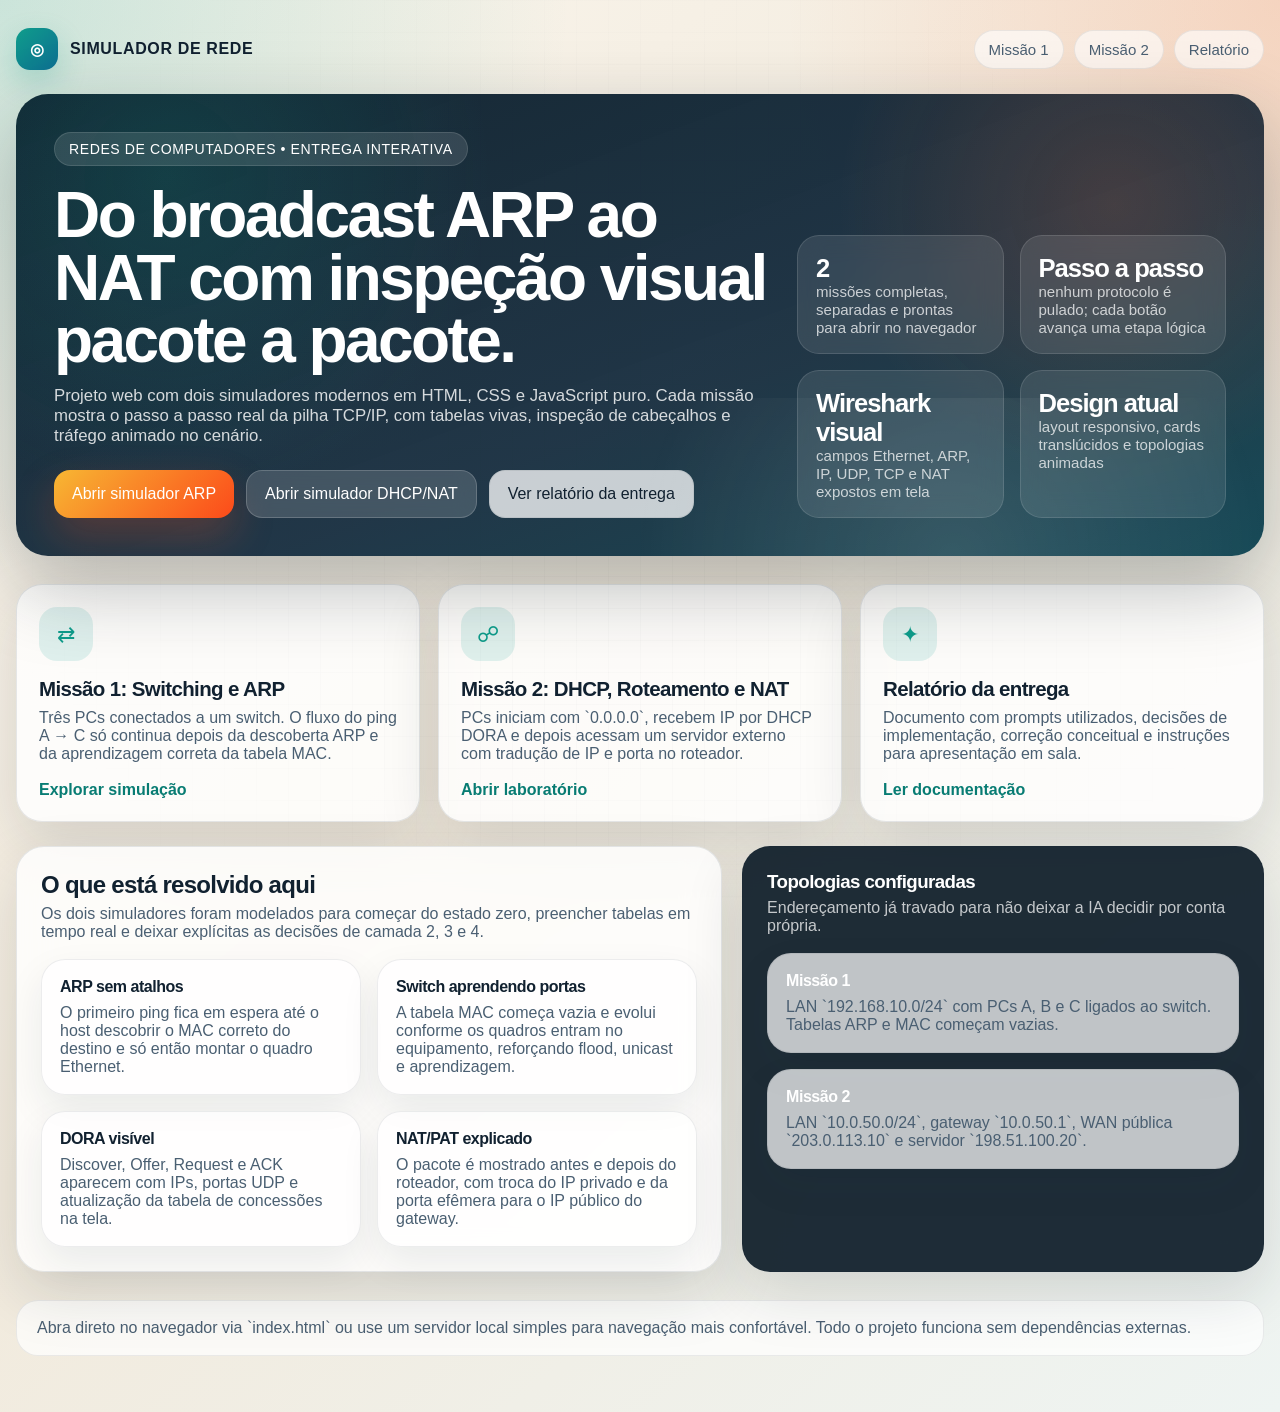
<file: index.html>
<!DOCTYPE html>
<html lang="pt-BR">
  <head>
    <meta charset="UTF-8" />
    <meta name="viewport" content="width=device-width, initial-scale=1.0" />
    <title>Simulador de Rede | ARP, DHCP e NAT</title>
    <link rel="stylesheet" href="./assets/styles.css" />
  </head>
  <body>
    <div class="shell">
      <header class="topbar">
        <a class="brand" href="./index.html">
          <span class="brand-mark">◎</span>
          <span>Simulador de Rede</span>
        </a>
        <nav class="nav-links" aria-label="Navegação principal">
          <a class="nav-link" href="./arp-switching.html">Missão 1</a>
          <a class="nav-link" href="./dhcp-nat.html">Missão 2</a>
          <a class="nav-link" href="./docs/relatorio-entrega.html">Relatório</a>
        </nav>
      </header>

      <section class="hero">
        <span class="eyebrow">Redes de Computadores • Entrega Interativa</span>
        <div class="hero-grid">
          <div>
            <h1>Do broadcast ARP ao NAT com inspeção visual pacote a pacote.</h1>
            <p>
              Projeto web com dois simuladores modernos em HTML, CSS e JavaScript
              puro. Cada missão mostra o passo a passo real da pilha TCP/IP, com
              tabelas vivas, inspeção de cabeçalhos e tráfego animado no cenário.
            </p>
            <div class="hero-actions">
              <a class="button button-primary" href="./arp-switching.html">Abrir simulador ARP</a>
              <a class="button button-secondary" href="./dhcp-nat.html">Abrir simulador DHCP/NAT</a>
              <a class="button button-ghost" href="./docs/relatorio-entrega.html">Ver relatório da entrega</a>
            </div>
          </div>
          <div class="hero-metrics">
            <article class="metric">
              <strong>2</strong>
              <span>missões completas, separadas e prontas para abrir no navegador</span>
            </article>
            <article class="metric">
              <strong>Passo a passo</strong>
              <span>nenhum protocolo é pulado; cada botão avança uma etapa lógica</span>
            </article>
            <article class="metric">
              <strong>Wireshark visual</strong>
              <span>campos Ethernet, ARP, IP, UDP, TCP e NAT expostos em tela</span>
            </article>
            <article class="metric">
              <strong>Design atual</strong>
              <span>layout responsivo, cards translúcidos e topologias animadas</span>
            </article>
          </div>
        </div>
      </section>

      <section class="landing-grid" aria-label="Resumo das entregas">
        <article class="feature-card">
          <div class="feature-icon">⇄</div>
          <h3>Missão 1: Switching e ARP</h3>
          <p>
            Três PCs conectados a um switch. O fluxo do ping A → C só continua
            depois da descoberta ARP e da aprendizagem correta da tabela MAC.
          </p>
          <a class="report-link" href="./arp-switching.html">Explorar simulação</a>
        </article>

        <article class="feature-card">
          <div class="feature-icon">☍</div>
          <h3>Missão 2: DHCP, Roteamento e NAT</h3>
          <p>
            PCs iniciam com `0.0.0.0`, recebem IP por DHCP DORA e depois acessam
            um servidor externo com tradução de IP e porta no roteador.
          </p>
          <a class="report-link" href="./dhcp-nat.html">Abrir laboratório</a>
        </article>

        <article class="feature-card">
          <div class="feature-icon">✦</div>
          <h3>Relatório da entrega</h3>
          <p>
            Documento com prompts utilizados, decisões de implementação,
            correção conceitual e instruções para apresentação em sala.
          </p>
          <a class="report-link" href="./docs/relatorio-entrega.html">Ler documentação</a>
        </article>
      </section>

      <section class="main-grid">
        <div class="stack">
          <article class="panel">
            <div class="panel-header">
              <div>
                <h2>O que está resolvido aqui</h2>
                <p>
                  Os dois simuladores foram modelados para começar do estado
                  zero, preencher tabelas em tempo real e deixar explícitas as
                  decisões de camada 2, 3 e 4.
                </p>
              </div>
            </div>
            <div class="mini-grid">
              <div class="info-card">
                <h4>ARP sem atalhos</h4>
                <p>
                  O primeiro ping fica em espera até o host descobrir o MAC
                  correto do destino e só então montar o quadro Ethernet.
                </p>
              </div>
              <div class="info-card">
                <h4>Switch aprendendo portas</h4>
                <p>
                  A tabela MAC começa vazia e evolui conforme os quadros entram
                  no equipamento, reforçando flood, unicast e aprendizagem.
                </p>
              </div>
              <div class="info-card">
                <h4>DORA visível</h4>
                <p>
                  Discover, Offer, Request e ACK aparecem com IPs, portas UDP e
                  atualização da tabela de concessões na tela.
                </p>
              </div>
              <div class="info-card">
                <h4>NAT/PAT explicado</h4>
                <p>
                  O pacote é mostrado antes e depois do roteador, com troca do
                  IP privado e da porta efêmera para o IP público do gateway.
                </p>
              </div>
            </div>
          </article>
        </div>

        <aside class="stack">
          <article class="panel panel-dark">
            <div class="panel-header">
              <div>
                <h3>Topologias configuradas</h3>
                <p>Endereçamento já travado para não deixar a IA decidir por conta própria.</p>
              </div>
            </div>
            <div class="info-grid">
              <div class="info-card">
                <h4>Missão 1</h4>
                <p>
                  LAN `192.168.10.0/24` com PCs A, B e C ligados ao switch.
                  Tabelas ARP e MAC começam vazias.
                </p>
              </div>
              <div class="info-card">
                <h4>Missão 2</h4>
                <p>
                  LAN `10.0.50.0/24`, gateway `10.0.50.1`, WAN pública
                  `203.0.113.10` e servidor `198.51.100.20`.
                </p>
              </div>
            </div>
          </article>
        </aside>
      </section>

      <div class="footer-note">
        Abra direto no navegador via `index.html` ou use um servidor local simples
        para navegação mais confortável. Todo o projeto funciona sem dependências
        externas.
      </div>
    </div>
  </body>
</html>
</file>
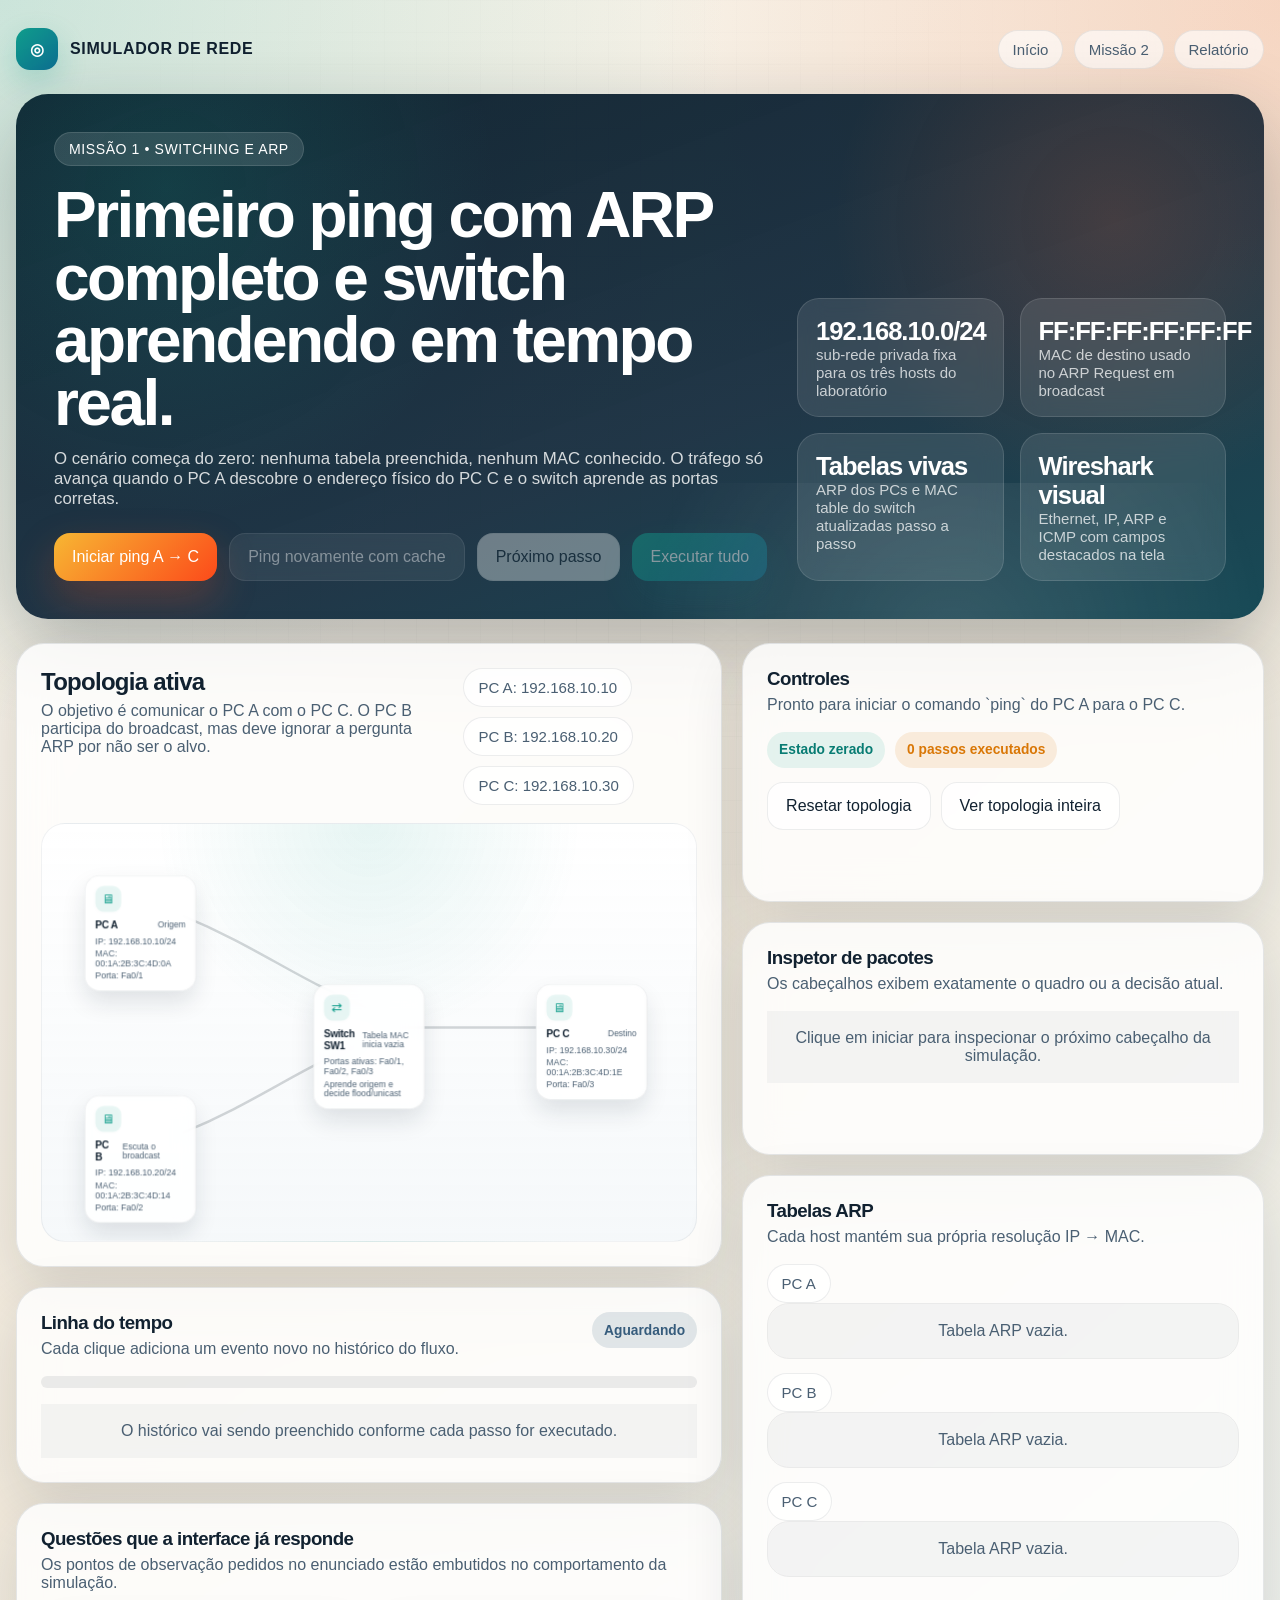
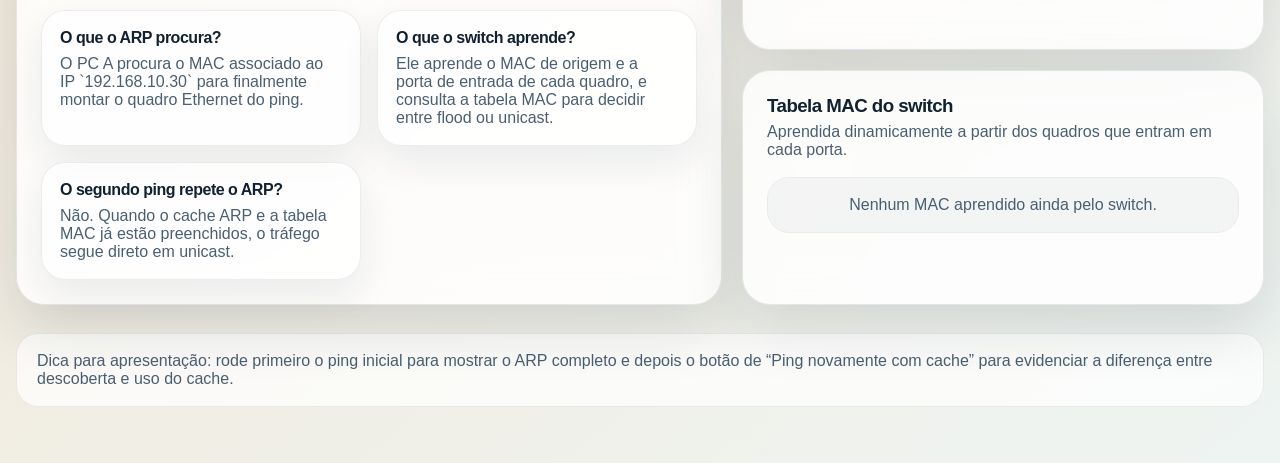
<file: arp-switching.html>
<!DOCTYPE html>
<html lang="pt-BR">
  <head>
    <meta charset="UTF-8" />
    <meta name="viewport" content="width=device-width, initial-scale=1.0" />
    <title>Missão 1 | Simulador de ARP e Switching</title>
    <link rel="stylesheet" href="./assets/styles.css" />
  </head>
  <body>
    <div class="shell">
      <header class="topbar">
        <a class="brand" href="./index.html">
          <span class="brand-mark">◎</span>
          <span>Simulador de Rede</span>
        </a>
        <nav class="nav-links" aria-label="Navegação principal">
          <a class="nav-link" href="./index.html">Início</a>
          <a class="nav-link" href="./dhcp-nat.html">Missão 2</a>
          <a class="nav-link" href="./docs/relatorio-entrega.html">Relatório</a>
        </nav>
      </header>

      <section class="hero">
        <span class="eyebrow">Missão 1 • Switching e ARP</span>
        <div class="hero-grid">
          <div>
            <h1>Primeiro ping com ARP completo e switch aprendendo em tempo real.</h1>
            <p>
              O cenário começa do zero: nenhuma tabela preenchida, nenhum MAC
              conhecido. O tráfego só avança quando o PC A descobre o endereço
              físico do PC C e o switch aprende as portas corretas.
            </p>
            <div class="hero-actions">
              <button id="start-cold" class="button button-primary" type="button">Iniciar ping A → C</button>
              <button id="start-warm" class="button button-secondary" type="button" disabled>
                Ping novamente com cache
              </button>
              <button id="next-step" class="button button-ghost" type="button" disabled>Próximo passo</button>
              <button id="auto-run" class="button button-accent" type="button" disabled>Executar tudo</button>
            </div>
          </div>
          <div class="hero-metrics">
            <article class="metric">
              <strong>192.168.10.0/24</strong>
              <span>sub-rede privada fixa para os três hosts do laboratório</span>
            </article>
            <article class="metric">
              <strong>FF:FF:FF:FF:FF:FF</strong>
              <span>MAC de destino usado no ARP Request em broadcast</span>
            </article>
            <article class="metric">
              <strong>Tabelas vivas</strong>
              <span>ARP dos PCs e MAC table do switch atualizadas passo a passo</span>
            </article>
            <article class="metric">
              <strong>Wireshark visual</strong>
              <span>Ethernet, IP, ARP e ICMP com campos destacados na tela</span>
            </article>
          </div>
        </div>
      </section>

      <main class="main-grid">
        <section class="stack">
          <article class="panel">
            <div class="panel-header">
              <div>
                <h2>Topologia ativa</h2>
                <p>
                  O objetivo é comunicar o PC A com o PC C. O PC B participa do
                  broadcast, mas deve ignorar a pergunta ARP por não ser o alvo.
                </p>
              </div>
              <div class="tag-row">
                <span class="chip">PC A: 192.168.10.10</span>
                <span class="chip">PC B: 192.168.10.20</span>
                <span class="chip">PC C: 192.168.10.30</span>
              </div>
            </div>

            <div
              id="arp-stage"
              class="topology-stage topology-stage--scaled"
              data-scene-width="1000"
              data-scene-height="620"
            >
              <div class="topology-scene">
                <svg viewBox="0 0 1000 620" preserveAspectRatio="none" aria-hidden="true">
                  <path class="link-line" d="M 200 120 C 320 170, 380 220, 500 270" />
                  <path class="link-line" d="M 200 470 C 320 420, 380 370, 500 320" />
                  <path class="link-line" d="M 800 300 C 700 300, 620 300, 520 300" />
                </svg>

                <article id="node-pc-a" class="device" style="left: 40px; top: 54px;">
                  <div class="device-icon">🖥</div>
                  <div class="device-title">
                    <strong>PC A</strong>
                    <span>Origem</span>
                  </div>
                  <div class="device-meta">
                    <div>IP: 192.168.10.10/24</div>
                    <div>MAC: 00:1A:2B:3C:4D:0A</div>
                    <div>Porta: Fa0/1</div>
                  </div>
                </article>

                <article id="node-pc-b" class="device" style="left: 40px; top: 410px;">
                  <div class="device-icon">🖥</div>
                  <div class="device-title">
                    <strong>PC B</strong>
                    <span>Escuta o broadcast</span>
                  </div>
                  <div class="device-meta">
                    <div>IP: 192.168.10.20/24</div>
                    <div>MAC: 00:1A:2B:3C:4D:14</div>
                    <div>Porta: Fa0/2</div>
                  </div>
                </article>

                <article id="node-switch" class="device" style="left: 410px; top: 230px;">
                  <div class="device-icon">⇄</div>
                  <div class="device-title">
                    <strong>Switch SW1</strong>
                    <span>Tabela MAC inicia vazia</span>
                  </div>
                  <div class="device-meta">
                    <div>Portas ativas: Fa0/1, Fa0/2, Fa0/3</div>
                    <div>Aprende origem e decide flood/unicast</div>
                  </div>
                </article>

                <article id="node-pc-c" class="device" style="left: 770px; top: 230px;">
                  <div class="device-icon">🖥</div>
                  <div class="device-title">
                    <strong>PC C</strong>
                    <span>Destino</span>
                  </div>
                  <div class="device-meta">
                    <div>IP: 192.168.10.30/24</div>
                    <div>MAC: 00:1A:2B:3C:4D:1E</div>
                    <div>Porta: Fa0/3</div>
                  </div>
                </article>
              </div>
              <div id="packet-badge-arp" class="packet-badge" aria-live="polite"></div>
            </div>
          </article>

          <article class="panel">
            <div class="panel-header">
              <div>
                <h3>Linha do tempo</h3>
                <p>Cada clique adiciona um evento novo no histórico do fluxo.</p>
              </div>
              <div class="protocol-pill logic" id="current-protocol">Aguardando</div>
            </div>
            <div class="progress-shell" aria-hidden="true">
              <div id="arp-progress" class="progress-bar"></div>
            </div>
            <div id="arp-timeline" class="timeline" style="margin-top: 16px;"></div>
          </article>

          <article class="panel">
            <div class="panel-header">
              <div>
                <h3>Questões que a interface já responde</h3>
                <p>
                  Os pontos de observação pedidos no enunciado estão embutidos no
                  comportamento da simulação.
                </p>
              </div>
            </div>
            <div class="mini-grid">
              <div class="info-card">
                <h4>O que o ARP procura?</h4>
                <p>
                  O PC A procura o MAC associado ao IP `192.168.10.30` para
                  finalmente montar o quadro Ethernet do ping.
                </p>
              </div>
              <div class="info-card">
                <h4>O que o switch aprende?</h4>
                <p>
                  Ele aprende o MAC de origem e a porta de entrada de cada quadro,
                  e consulta a tabela MAC para decidir entre flood ou unicast.
                </p>
              </div>
              <div class="info-card">
                <h4>O segundo ping repete o ARP?</h4>
                <p>
                  Não. Quando o cache ARP e a tabela MAC já estão preenchidos, o
                  tráfego segue direto em unicast.
                </p>
              </div>
            </div>
          </article>
        </section>

        <aside class="stack">
          <article class="panel">
            <div class="panel-header">
              <div>
                <h3>Controles</h3>
                <p id="arp-status-text">
                  Pronto para iniciar o comando `ping` do PC A para o PC C.
                </p>
              </div>
            </div>
            <div class="control-stack">
              <div class="control-row">
                <span id="arp-status-pill" class="status-pill">Estado zerado</span>
                <span id="arp-step-label" class="status-pill warning">0 passos executados</span>
              </div>
              <div class="control-row">
                <button id="reset-arp" class="button button-ghost" type="button">Resetar topologia</button>
                <button id="focus-arp-stage" class="button button-ghost" type="button">Ver topologia inteira</button>
              </div>
            </div>
          </article>

          <article class="panel">
            <div class="panel-header">
              <div>
                <h3>Inspetor de pacotes</h3>
                <p>Os cabeçalhos exibem exatamente o quadro ou a decisão atual.</p>
              </div>
            </div>
            <div id="arp-inspector" class="inspector"></div>
          </article>

          <article class="panel">
            <div class="panel-header">
              <div>
                <h3>Tabelas ARP</h3>
                <p>Cada host mantém sua própria resolução IP → MAC.</p>
              </div>
            </div>
            <div class="table-stack">
              <div>
                <div class="tag-row"><span class="chip">PC A</span></div>
                <div id="table-arp-a" class="table-shell"></div>
              </div>
              <div>
                <div class="tag-row"><span class="chip">PC B</span></div>
                <div id="table-arp-b" class="table-shell"></div>
              </div>
              <div>
                <div class="tag-row"><span class="chip">PC C</span></div>
                <div id="table-arp-c" class="table-shell"></div>
              </div>
            </div>
          </article>

          <article class="panel">
            <div class="panel-header">
              <div>
                <h3>Tabela MAC do switch</h3>
                <p>Aprendida dinamicamente a partir dos quadros que entram em cada porta.</p>
              </div>
            </div>
            <div id="table-switch-mac" class="table-shell"></div>
          </article>
        </aside>
      </main>

      <div class="footer-note">
        Dica para apresentação: rode primeiro o ping inicial para mostrar o ARP
        completo e depois o botão de “Ping novamente com cache” para evidenciar a
        diferença entre descoberta e uso do cache.
      </div>
    </div>

    <script src="./assets/shared.js" defer></script>
    <script src="./assets/arp.js" defer></script>
  </body>
</html>
</file>
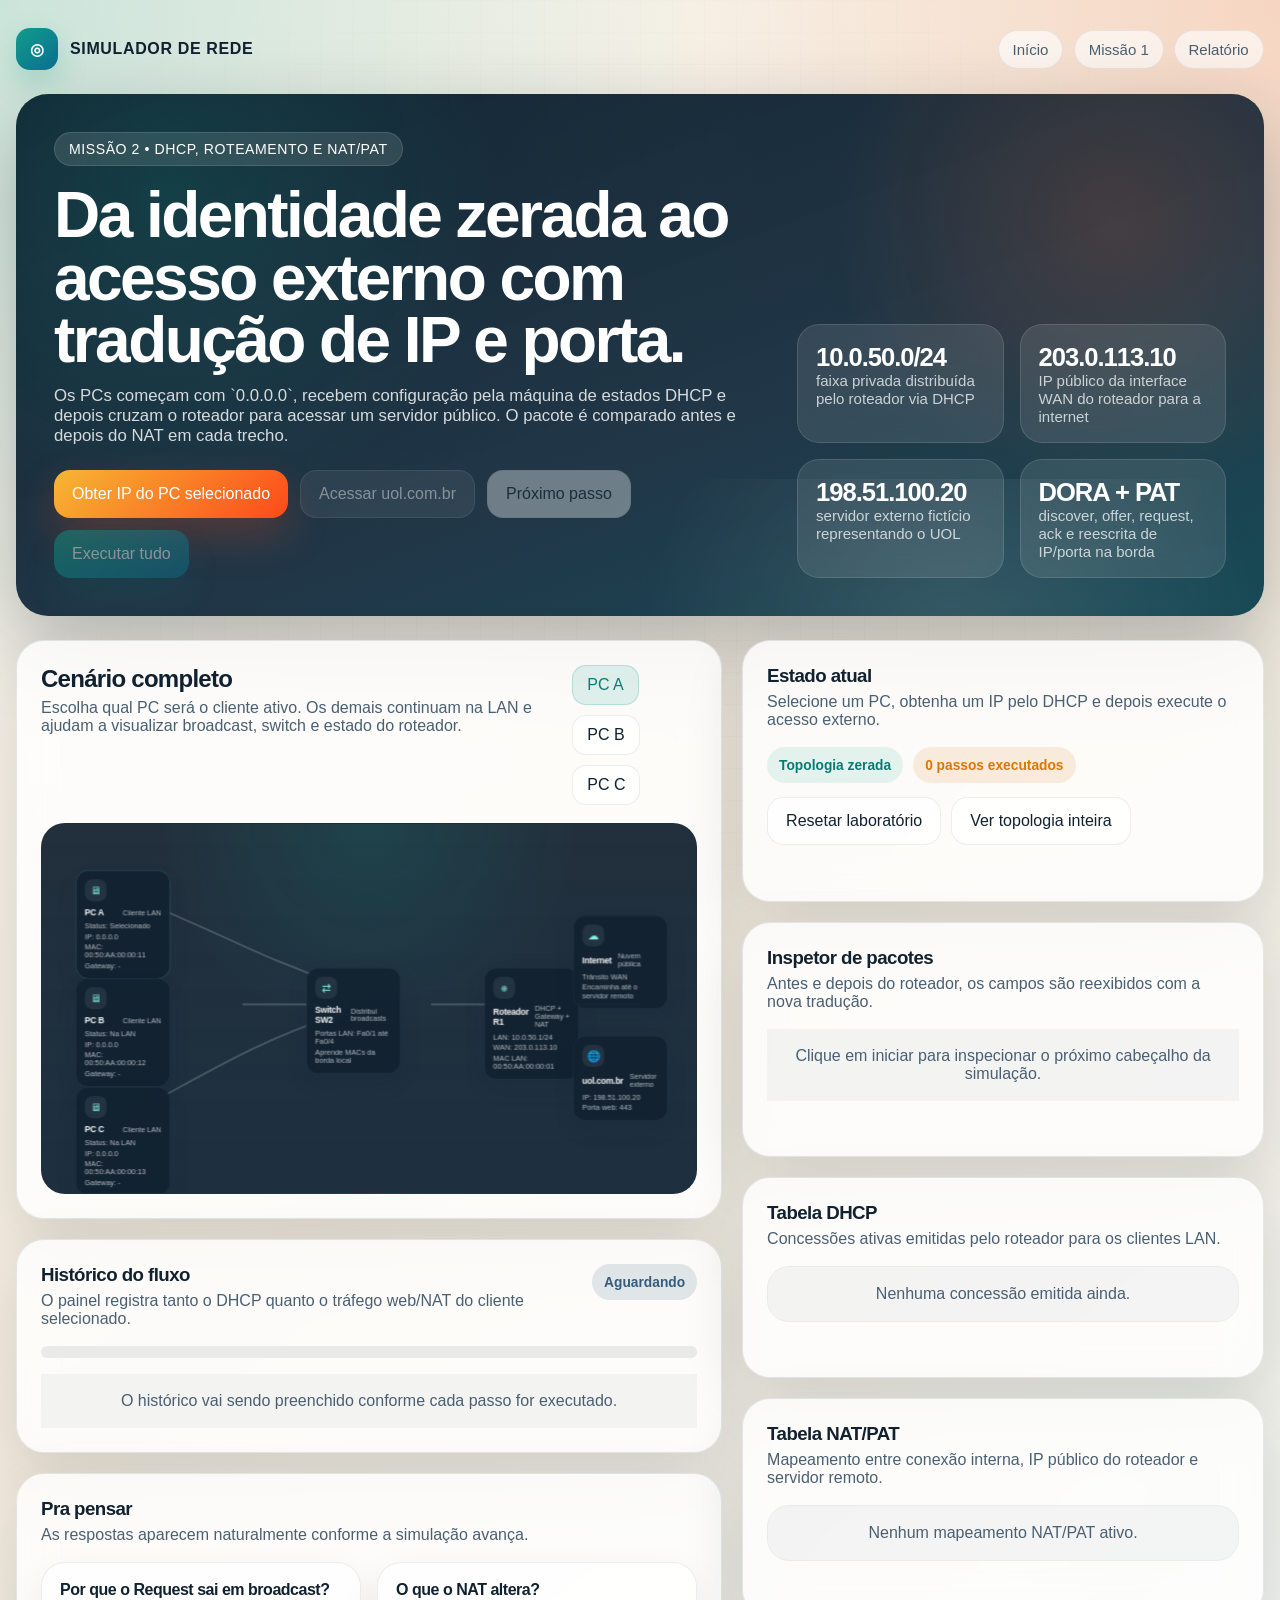
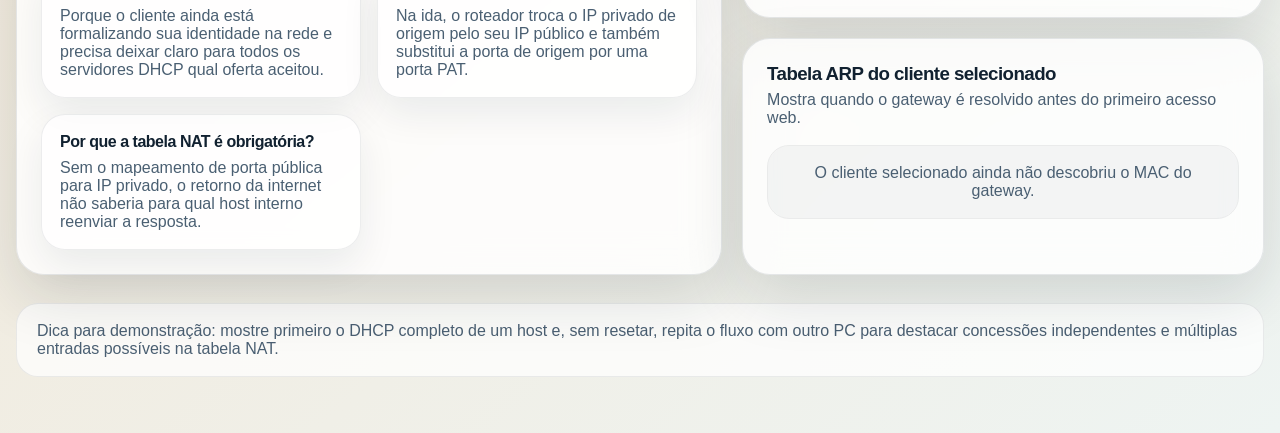
<file: dhcp-nat.html>
<!DOCTYPE html>
<html lang="pt-BR">
  <head>
    <meta charset="UTF-8" />
    <meta name="viewport" content="width=device-width, initial-scale=1.0" />
    <title>Missão 2 | Simulador de DHCP, Roteamento e NAT</title>
    <link rel="stylesheet" href="./assets/styles.css" />
  </head>
  <body>
    <div class="shell">
      <header class="topbar">
        <a class="brand" href="./index.html">
          <span class="brand-mark">◎</span>
          <span>Simulador de Rede</span>
        </a>
        <nav class="nav-links" aria-label="Navegação principal">
          <a class="nav-link" href="./index.html">Início</a>
          <a class="nav-link" href="./arp-switching.html">Missão 1</a>
          <a class="nav-link" href="./docs/relatorio-entrega.html">Relatório</a>
        </nav>
      </header>

      <section class="hero">
        <span class="eyebrow">Missão 2 • DHCP, roteamento e NAT/PAT</span>
        <div class="hero-grid">
          <div>
            <h1>Da identidade zerada ao acesso externo com tradução de IP e porta.</h1>
            <p>
              Os PCs começam com `0.0.0.0`, recebem configuração pela máquina de
              estados DHCP e depois cruzam o roteador para acessar um servidor
              público. O pacote é comparado antes e depois do NAT em cada trecho.
            </p>
            <div class="hero-actions">
              <button id="dhcp-start" class="button button-primary" type="button">Obter IP do PC selecionado</button>
              <button id="web-start" class="button button-secondary" type="button" disabled>
                Acessar uol.com.br
              </button>
              <button id="dhcp-next-step" class="button button-ghost" type="button" disabled>Próximo passo</button>
              <button id="dhcp-auto-run" class="button button-accent" type="button" disabled>Executar tudo</button>
            </div>
          </div>
          <div class="hero-metrics">
            <article class="metric">
              <strong>10.0.50.0/24</strong>
              <span>faixa privada distribuída pelo roteador via DHCP</span>
            </article>
            <article class="metric">
              <strong>203.0.113.10</strong>
              <span>IP público da interface WAN do roteador para a internet</span>
            </article>
            <article class="metric">
              <strong>198.51.100.20</strong>
              <span>servidor externo fictício representando o UOL</span>
            </article>
            <article class="metric">
              <strong>DORA + PAT</strong>
              <span>discover, offer, request, ack e reescrita de IP/porta na borda</span>
            </article>
          </div>
        </div>
      </section>

      <main class="main-grid">
        <section class="stack">
          <article class="panel">
            <div class="panel-header">
              <div>
                <h2>Cenário completo</h2>
                <p>
                  Escolha qual PC será o cliente ativo. Os demais continuam na LAN
                  e ajudam a visualizar broadcast, switch e estado do roteador.
                </p>
              </div>
              <div class="selector" id="client-selector" aria-label="Seleção do computador cliente">
                <button type="button" data-client="pc-a" class="is-selected">PC A</button>
                <button type="button" data-client="pc-b">PC B</button>
                <button type="button" data-client="pc-c">PC C</button>
              </div>
            </div>

            <div
              id="dhcp-stage"
              class="topology-stage topology-stage--scaled stage-dark"
              data-scene-width="1180"
              data-scene-height="640"
            >
              <div class="topology-scene">
                <svg viewBox="0 0 1180 640" preserveAspectRatio="none" aria-hidden="true">
                  <path class="link-line" d="M 170 120 C 300 170, 380 220, 530 270" />
                  <path class="link-line" d="M 170 500 C 300 430, 380 380, 530 330" />
                  <path class="link-line" d="M 350 310 C 420 310, 460 310, 530 310" />
                  <path class="link-line" d="M 710 310 C 780 310, 820 310, 890 310" />
                  <path class="link-line" d="M 980 310 C 1030 310, 1060 310, 1110 310" />
                </svg>

                <article id="node-lan-a" class="device" style="left: 30px; top: 54px;">
                  <div class="device-icon">🖥</div>
                  <div class="device-title">
                    <strong>PC A</strong>
                    <span>Cliente LAN</span>
                  </div>
                  <div id="meta-lan-a" class="device-meta"></div>
                </article>

                <article id="node-lan-b" class="device" style="left: 30px; top: 260px;">
                  <div class="device-icon">🖥</div>
                  <div class="device-title">
                    <strong>PC B</strong>
                    <span>Cliente LAN</span>
                  </div>
                  <div id="meta-lan-b" class="device-meta"></div>
                </article>

                <article id="node-lan-c" class="device" style="left: 30px; top: 468px;">
                  <div class="device-icon">🖥</div>
                  <div class="device-title">
                    <strong>PC C</strong>
                    <span>Cliente LAN</span>
                  </div>
                  <div id="meta-lan-c" class="device-meta"></div>
                </article>

                <article id="node-lan-switch" class="device" style="left: 470px; top: 240px;">
                  <div class="device-icon">⇄</div>
                  <div class="device-title">
                    <strong>Switch SW2</strong>
                    <span>Distribui broadcasts</span>
                  </div>
                  <div class="device-meta">
                    <div>Portas LAN: Fa0/1 até Fa0/4</div>
                    <div>Aprende MACs da borda local</div>
                  </div>
                </article>

                <article id="node-router" class="device" style="left: 810px; top: 240px;">
                  <div class="device-icon">⎈</div>
                  <div class="device-title">
                    <strong>Roteador R1</strong>
                    <span>DHCP + Gateway + NAT</span>
                  </div>
                  <div class="device-meta">
                    <div>LAN: 10.0.50.1/24</div>
                    <div>WAN: 203.0.113.10</div>
                    <div>MAC LAN: 00:50:AA:00:00:01</div>
                  </div>
                </article>

                <article id="node-cloud" class="device" style="left: 980px; top: 140px;">
                  <div class="device-icon">☁</div>
                  <div class="device-title">
                    <strong>Internet</strong>
                    <span>Nuvem pública</span>
                  </div>
                  <div class="device-meta">
                    <div>Trânsito WAN</div>
                    <div>Encaminha até o servidor remoto</div>
                  </div>
                </article>

                <article id="node-server" class="device" style="left: 980px; top: 370px;">
                  <div class="device-icon">🌐</div>
                  <div class="device-title">
                    <strong>uol.com.br</strong>
                    <span>Servidor externo</span>
                  </div>
                  <div class="device-meta">
                    <div>IP: 198.51.100.20</div>
                    <div>Porta web: 443</div>
                  </div>
                </article>
              </div>
              <div id="packet-badge-dhcp" class="packet-badge" aria-live="polite"></div>
            </div>
          </article>

          <article class="panel">
            <div class="panel-header">
              <div>
                <h3>Histórico do fluxo</h3>
                <p>
                  O painel registra tanto o DHCP quanto o tráfego web/NAT do
                  cliente selecionado.
                </p>
              </div>
              <div class="protocol-pill logic" id="dhcp-current-protocol">Aguardando</div>
            </div>
            <div class="progress-shell" aria-hidden="true">
              <div id="dhcp-progress" class="progress-bar"></div>
            </div>
            <div id="dhcp-timeline" class="timeline" style="margin-top: 16px;"></div>
          </article>

          <article class="panel">
            <div class="panel-header">
              <div>
                <h3>Pra pensar</h3>
                <p>As respostas aparecem naturalmente conforme a simulação avança.</p>
              </div>
            </div>
            <div class="mini-grid">
              <div class="info-card">
                <h4>Por que o Request sai em broadcast?</h4>
                <p>
                  Porque o cliente ainda está formalizando sua identidade na rede e
                  precisa deixar claro para todos os servidores DHCP qual oferta aceitou.
                </p>
              </div>
              <div class="info-card">
                <h4>O que o NAT altera?</h4>
                <p>
                  Na ida, o roteador troca o IP privado de origem pelo seu IP
                  público e também substitui a porta de origem por uma porta PAT.
                </p>
              </div>
              <div class="info-card">
                <h4>Por que a tabela NAT é obrigatória?</h4>
                <p>
                  Sem o mapeamento de porta pública para IP privado, o retorno da
                  internet não saberia para qual host interno reenviar a resposta.
                </p>
              </div>
            </div>
          </article>
        </section>

        <aside class="stack">
          <article class="panel">
            <div class="panel-header">
              <div>
                <h3>Estado atual</h3>
                <p id="dhcp-status-text">
                  Selecione um PC, obtenha um IP pelo DHCP e depois execute o acesso externo.
                </p>
              </div>
            </div>
            <div class="control-stack">
              <div class="control-row">
                <span id="dhcp-status-pill" class="status-pill">Topologia zerada</span>
                <span id="dhcp-step-label" class="status-pill warning">0 passos executados</span>
              </div>
              <div class="control-row">
                <button id="reset-dhcp" class="button button-ghost" type="button">Resetar laboratório</button>
                <button id="focus-dhcp-stage" class="button button-ghost" type="button">Ver topologia inteira</button>
              </div>
            </div>
          </article>

          <article class="panel">
            <div class="panel-header">
              <div>
                <h3>Inspetor de pacotes</h3>
                <p>Antes e depois do roteador, os campos são reexibidos com a nova tradução.</p>
              </div>
            </div>
            <div id="dhcp-inspector" class="inspector"></div>
          </article>

          <article class="panel">
            <div class="panel-header">
              <div>
                <h3>Tabela DHCP</h3>
                <p>Concessões ativas emitidas pelo roteador para os clientes LAN.</p>
              </div>
            </div>
            <div id="table-dhcp-leases" class="table-shell"></div>
          </article>

          <article class="panel">
            <div class="panel-header">
              <div>
                <h3>Tabela NAT/PAT</h3>
                <p>Mapeamento entre conexão interna, IP público do roteador e servidor remoto.</p>
              </div>
            </div>
            <div id="table-nat" class="table-shell"></div>
          </article>

          <article class="panel">
            <div class="panel-header">
              <div>
                <h3>Tabela ARP do cliente selecionado</h3>
                <p>Mostra quando o gateway é resolvido antes do primeiro acesso web.</p>
              </div>
            </div>
            <div id="table-client-arp" class="table-shell"></div>
          </article>
        </aside>
      </main>

      <div class="footer-note">
        Dica para demonstração: mostre primeiro o DHCP completo de um host e,
        sem resetar, repita o fluxo com outro PC para destacar concessões
        independentes e múltiplas entradas possíveis na tabela NAT.
      </div>
    </div>

    <script src="./assets/shared.js" defer></script>
    <script src="./assets/dhcp.js" defer></script>
  </body>
</html>
</file>
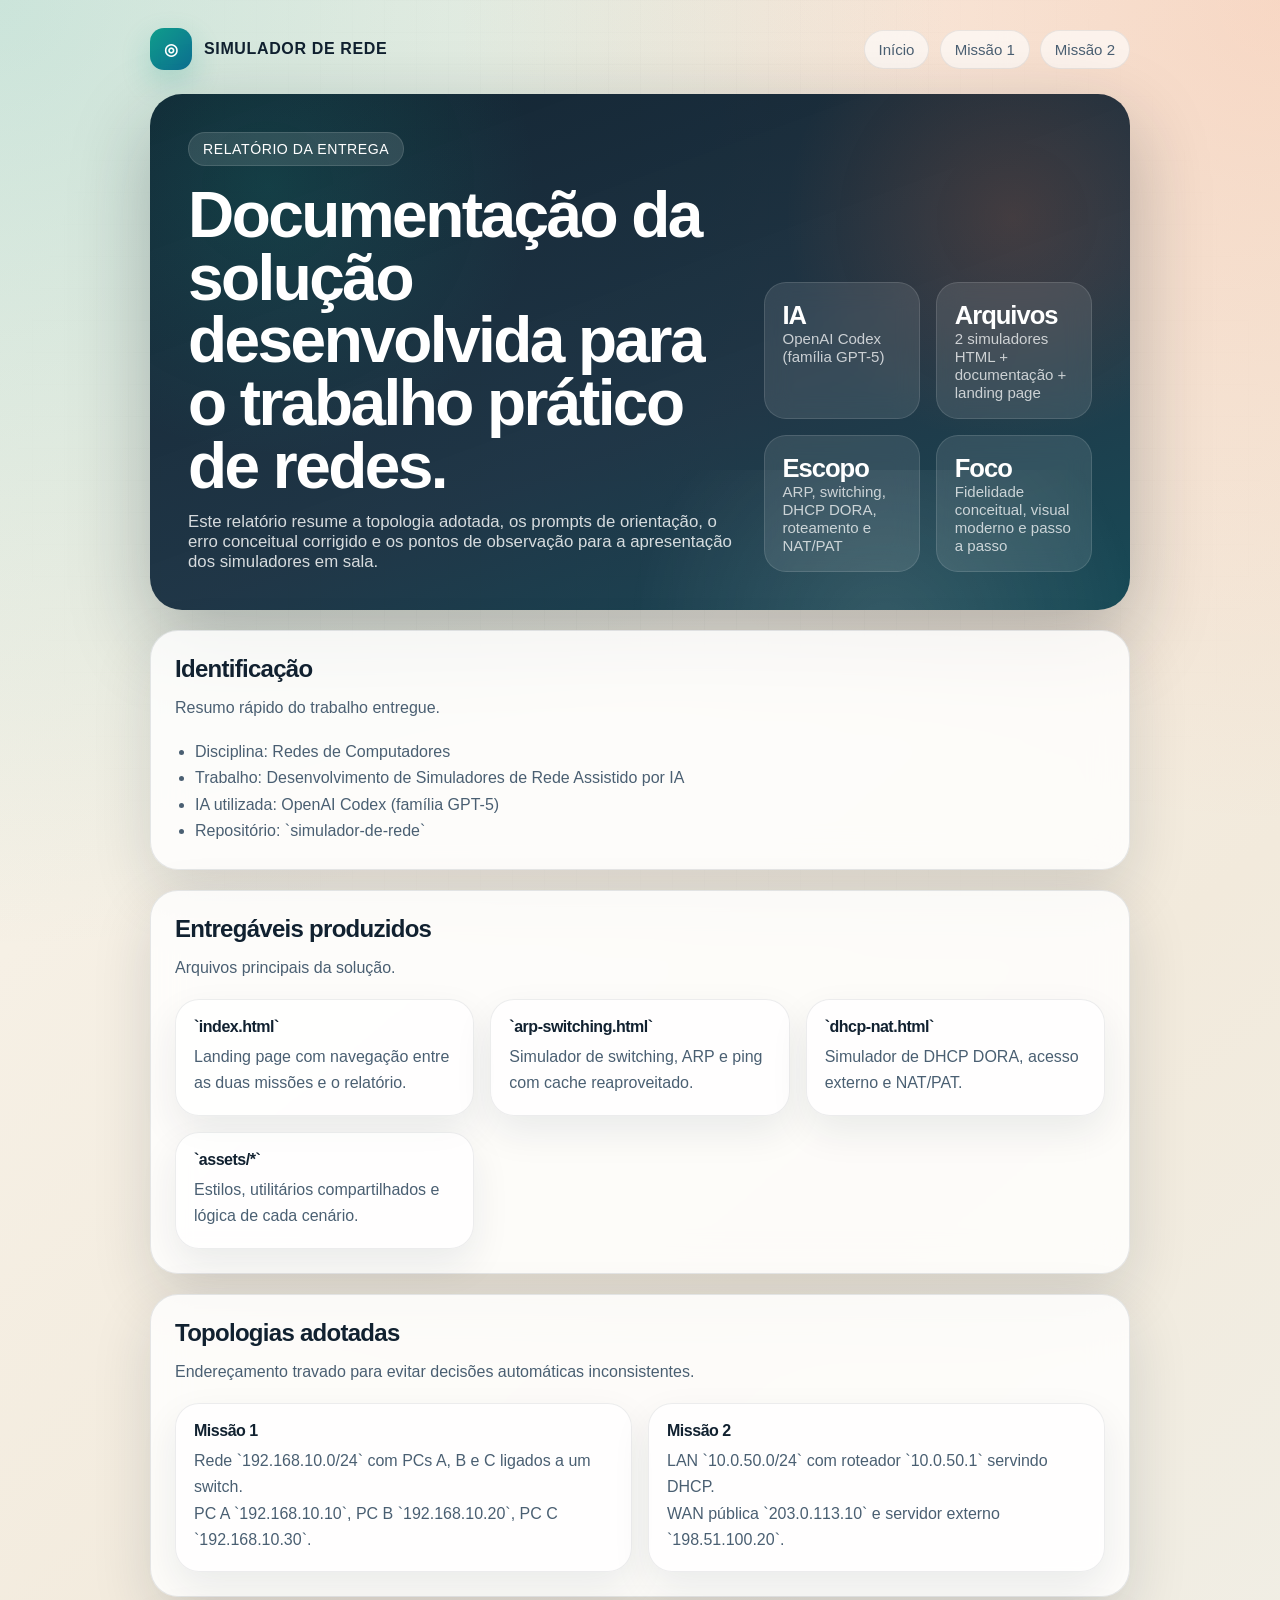
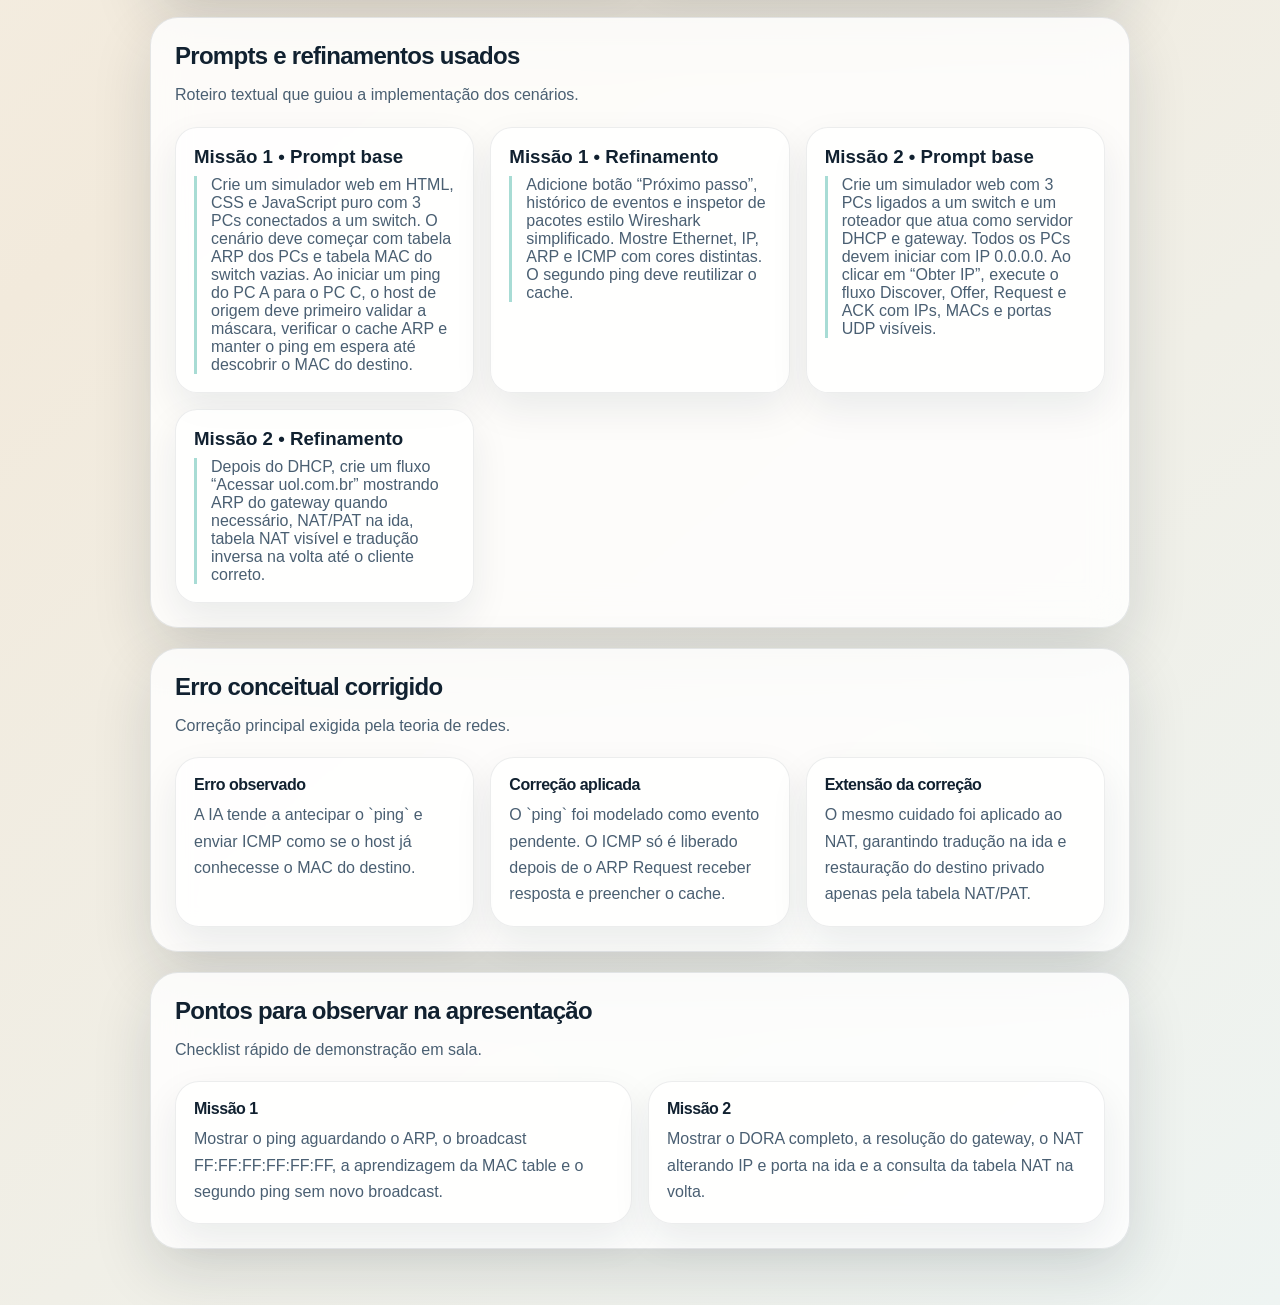
<file: docs/relatorio-entrega.html>
<!DOCTYPE html>
<html lang="pt-BR">
  <head>
    <meta charset="UTF-8" />
    <meta name="viewport" content="width=device-width, initial-scale=1.0" />
    <title>Relatório da Entrega | Simulador de Rede</title>
    <link rel="stylesheet" href="../assets/styles.css" />
    <style>
      .report-shell {
        width: min(980px, calc(100vw - 32px));
      }

      .report-section {
        margin-top: 20px;
      }

      .report-section h2 {
        margin: 0 0 12px;
        letter-spacing: -0.03em;
      }

      .report-section p,
      .report-section li {
        color: var(--text-soft);
        line-height: 1.65;
      }

      .report-grid {
        display: grid;
        gap: 16px;
        grid-template-columns: repeat(auto-fit, minmax(250px, 1fr));
      }

      .prompt-card {
        padding: 18px;
        border-radius: 22px;
        background: rgba(255, 255, 255, 0.76);
        border: 1px solid rgba(17, 33, 48, 0.08);
        box-shadow: 0 16px 38px rgba(18, 33, 50, 0.08);
      }

      .prompt-card h3 {
        margin: 0 0 8px;
      }

      .prompt-card blockquote {
        margin: 0;
        padding-left: 14px;
        border-left: 3px solid rgba(15, 157, 139, 0.36);
        color: var(--text-soft);
      }

      .report-list {
        margin: 0;
        padding-left: 20px;
      }

      .report-hero {
        margin-top: 8px;
      }
    </style>
  </head>
  <body>
    <div class="shell report-shell">
      <header class="topbar">
        <a class="brand" href="../index.html">
          <span class="brand-mark">◎</span>
          <span>Simulador de Rede</span>
        </a>
        <nav class="nav-links">
          <a class="nav-link" href="../index.html">Início</a>
          <a class="nav-link" href="../arp-switching.html">Missão 1</a>
          <a class="nav-link" href="../dhcp-nat.html">Missão 2</a>
        </nav>
      </header>

      <section class="hero report-hero">
        <span class="eyebrow">Relatório da entrega</span>
        <div class="hero-grid">
          <div>
            <h1>Documentação da solução desenvolvida para o trabalho prático de redes.</h1>
            <p>
              Este relatório resume a topologia adotada, os prompts de orientação,
              o erro conceitual corrigido e os pontos de observação para a
              apresentação dos simuladores em sala.
            </p>
          </div>
          <div class="hero-metrics">
            <article class="metric">
              <strong>IA</strong>
              <span>OpenAI Codex (família GPT-5)</span>
            </article>
            <article class="metric">
              <strong>Arquivos</strong>
              <span>2 simuladores HTML + documentação + landing page</span>
            </article>
            <article class="metric">
              <strong>Escopo</strong>
              <span>ARP, switching, DHCP DORA, roteamento e NAT/PAT</span>
            </article>
            <article class="metric">
              <strong>Foco</strong>
              <span>Fidelidade conceitual, visual moderno e passo a passo</span>
            </article>
          </div>
        </div>
      </section>

      <section class="panel report-section">
        <div class="panel-header">
          <div>
            <h2>Identificação</h2>
            <p>Resumo rápido do trabalho entregue.</p>
          </div>
        </div>
        <ul class="report-list">
          <li>Disciplina: Redes de Computadores</li>
          <li>Trabalho: Desenvolvimento de Simuladores de Rede Assistido por IA</li>
          <li>IA utilizada: OpenAI Codex (família GPT-5)</li>
          <li>Repositório: `simulador-de-rede`</li>
        </ul>
      </section>

      <section class="panel report-section">
        <div class="panel-header">
          <div>
            <h2>Entregáveis produzidos</h2>
            <p>Arquivos principais da solução.</p>
          </div>
        </div>
        <div class="report-grid">
          <div class="info-card">
            <h4>`index.html`</h4>
            <p>Landing page com navegação entre as duas missões e o relatório.</p>
          </div>
          <div class="info-card">
            <h4>`arp-switching.html`</h4>
            <p>Simulador de switching, ARP e ping com cache reaproveitado.</p>
          </div>
          <div class="info-card">
            <h4>`dhcp-nat.html`</h4>
            <p>Simulador de DHCP DORA, acesso externo e NAT/PAT.</p>
          </div>
          <div class="info-card">
            <h4>`assets/*`</h4>
            <p>Estilos, utilitários compartilhados e lógica de cada cenário.</p>
          </div>
        </div>
      </section>

      <section class="panel report-section">
        <div class="panel-header">
          <div>
            <h2>Topologias adotadas</h2>
            <p>Endereçamento travado para evitar decisões automáticas inconsistentes.</p>
          </div>
        </div>
        <div class="report-grid">
          <div class="info-card">
            <h4>Missão 1</h4>
            <p>Rede `192.168.10.0/24` com PCs A, B e C ligados a um switch.</p>
            <p>PC A `192.168.10.10`, PC B `192.168.10.20`, PC C `192.168.10.30`.</p>
          </div>
          <div class="info-card">
            <h4>Missão 2</h4>
            <p>LAN `10.0.50.0/24` com roteador `10.0.50.1` servindo DHCP.</p>
            <p>WAN pública `203.0.113.10` e servidor externo `198.51.100.20`.</p>
          </div>
        </div>
      </section>

      <section class="panel report-section">
        <div class="panel-header">
          <div>
            <h2>Prompts e refinamentos usados</h2>
            <p>Roteiro textual que guiou a implementação dos cenários.</p>
          </div>
        </div>
        <div class="report-grid">
          <article class="prompt-card">
            <h3>Missão 1 • Prompt base</h3>
            <blockquote>
              Crie um simulador web em HTML, CSS e JavaScript puro com 3 PCs
              conectados a um switch. O cenário deve começar com tabela ARP dos
              PCs e tabela MAC do switch vazias. Ao iniciar um ping do PC A para
              o PC C, o host de origem deve primeiro validar a máscara, verificar
              o cache ARP e manter o ping em espera até descobrir o MAC do
              destino.
            </blockquote>
          </article>

          <article class="prompt-card">
            <h3>Missão 1 • Refinamento</h3>
            <blockquote>
              Adicione botão “Próximo passo”, histórico de eventos e inspetor de
              pacotes estilo Wireshark simplificado. Mostre Ethernet, IP, ARP e
              ICMP com cores distintas. O segundo ping deve reutilizar o cache.
            </blockquote>
          </article>

          <article class="prompt-card">
            <h3>Missão 2 • Prompt base</h3>
            <blockquote>
              Crie um simulador web com 3 PCs ligados a um switch e um roteador
              que atua como servidor DHCP e gateway. Todos os PCs devem iniciar
              com IP 0.0.0.0. Ao clicar em “Obter IP”, execute o fluxo Discover,
              Offer, Request e ACK com IPs, MACs e portas UDP visíveis.
            </blockquote>
          </article>

          <article class="prompt-card">
            <h3>Missão 2 • Refinamento</h3>
            <blockquote>
              Depois do DHCP, crie um fluxo “Acessar uol.com.br” mostrando ARP do
              gateway quando necessário, NAT/PAT na ida, tabela NAT visível e
              tradução inversa na volta até o cliente correto.
            </blockquote>
          </article>
        </div>
      </section>

      <section class="panel report-section">
        <div class="panel-header">
          <div>
            <h2>Erro conceitual corrigido</h2>
            <p>Correção principal exigida pela teoria de redes.</p>
          </div>
        </div>
        <div class="mini-grid">
          <div class="info-card">
            <h4>Erro observado</h4>
            <p>
              A IA tende a antecipar o `ping` e enviar ICMP como se o host já
              conhecesse o MAC do destino.
            </p>
          </div>
          <div class="info-card">
            <h4>Correção aplicada</h4>
            <p>
              O `ping` foi modelado como evento pendente. O ICMP só é liberado
              depois de o ARP Request receber resposta e preencher o cache.
            </p>
          </div>
          <div class="info-card">
            <h4>Extensão da correção</h4>
            <p>
              O mesmo cuidado foi aplicado ao NAT, garantindo tradução na ida e
              restauração do destino privado apenas pela tabela NAT/PAT.
            </p>
          </div>
        </div>
      </section>

      <section class="panel report-section">
        <div class="panel-header">
          <div>
            <h2>Pontos para observar na apresentação</h2>
            <p>Checklist rápido de demonstração em sala.</p>
          </div>
        </div>
        <div class="report-grid">
          <div class="info-card">
            <h4>Missão 1</h4>
            <p>Mostrar o ping aguardando o ARP, o broadcast FF:FF:FF:FF:FF:FF, a aprendizagem da MAC table e o segundo ping sem novo broadcast.</p>
          </div>
          <div class="info-card">
            <h4>Missão 2</h4>
            <p>Mostrar o DORA completo, a resolução do gateway, o NAT alterando IP e porta na ida e a consulta da tabela NAT na volta.</p>
          </div>
        </div>
      </section>
    </div>
  </body>
</html>
</file>
<file: assets/styles.css>
:root {
  --bg: #f4efe5;
  --bg-soft: rgba(255, 255, 255, 0.76);
  --card: rgba(255, 255, 255, 0.82);
  --card-strong: rgba(13, 28, 40, 0.92);
  --text: #112130;
  --text-soft: #4a5f72;
  --border: rgba(17, 33, 48, 0.1);
  --line: rgba(17, 33, 48, 0.18);
  --shadow: 0 22px 60px rgba(18, 33, 50, 0.14);
  --accent: #0f9d8b;
  --accent-strong: #087c73;
  --accent-soft: rgba(15, 157, 139, 0.14);
  --arp: #0f9d8b;
  --icmp: #ff6b35;
  --dhcp: #f4a11e;
  --http: #d1495b;
  --logic: #365c7c;
  --success: #229972;
  --warning: #d97706;
  --danger: #d1495b;
}

* {
  box-sizing: border-box;
}

html {
  scroll-behavior: smooth;
}

body {
  margin: 0;
  min-height: 100vh;
  font-family: "Avenir Next", "Segoe UI Variable", "Trebuchet MS", sans-serif;
  color: var(--text);
  overflow-x: hidden;
  background:
    radial-gradient(circle at top left, rgba(15, 157, 139, 0.2), transparent 30%),
    radial-gradient(circle at top right, rgba(255, 107, 53, 0.18), transparent 26%),
    linear-gradient(140deg, #faf6ee 0%, #f2eadc 48%, #eef4f2 100%);
}

body::before {
  content: "";
  position: fixed;
  inset: 0;
  pointer-events: none;
  background-image:
    linear-gradient(rgba(17, 33, 48, 0.03) 1px, transparent 1px),
    linear-gradient(90deg, rgba(17, 33, 48, 0.03) 1px, transparent 1px);
  background-size: 32px 32px;
  mask-image: radial-gradient(circle at center, rgba(0, 0, 0, 0.8), transparent 86%);
}

a {
  color: inherit;
  text-decoration: none;
}

button {
  font: inherit;
}

.shell {
  width: min(1280px, calc(100% - 32px));
  margin: 0 auto;
  padding: 28px 0 56px;
}

.topbar {
  display: flex;
  align-items: center;
  justify-content: space-between;
  gap: 16px;
  margin-bottom: 24px;
}

.brand {
  display: inline-flex;
  align-items: center;
  gap: 12px;
  font-weight: 800;
  letter-spacing: 0.04em;
  text-transform: uppercase;
  color: var(--text);
}

.brand-mark {
  width: 42px;
  height: 42px;
  display: grid;
  place-items: center;
  border-radius: 14px;
  color: white;
  background: linear-gradient(135deg, var(--accent) 0%, #0d6f92 100%);
  box-shadow: 0 12px 30px rgba(15, 157, 139, 0.24);
}

.nav-links {
  display: inline-flex;
  gap: 10px;
  flex-wrap: wrap;
}

.chip,
.nav-link {
  display: inline-flex;
  align-items: center;
  gap: 8px;
  padding: 10px 14px;
  border-radius: 999px;
  background: rgba(255, 255, 255, 0.62);
  border: 1px solid rgba(17, 33, 48, 0.08);
  backdrop-filter: blur(18px);
  color: var(--text-soft);
  font-size: 0.94rem;
}

.hero {
  position: relative;
  overflow: hidden;
  padding: 38px;
  border-radius: 32px;
  background:
    radial-gradient(circle at 12% 18%, rgba(15, 157, 139, 0.18), transparent 28%),
    radial-gradient(circle at 88% 24%, rgba(255, 107, 53, 0.16), transparent 24%),
    linear-gradient(160deg, rgba(10, 28, 42, 0.96) 0%, rgba(19, 43, 61, 0.94) 60%, rgba(9, 64, 78, 0.94) 100%);
  color: white;
  box-shadow: 0 30px 80px rgba(13, 28, 40, 0.28);
}

.hero::after {
  content: "";
  position: absolute;
  inset: auto -10% -35% 40%;
  height: 320px;
  background: radial-gradient(circle, rgba(255, 255, 255, 0.12) 0%, transparent 68%);
}

.eyebrow {
  display: inline-flex;
  align-items: center;
  gap: 10px;
  margin-bottom: 18px;
  padding: 8px 14px;
  border-radius: 999px;
  background: rgba(255, 255, 255, 0.12);
  border: 1px solid rgba(255, 255, 255, 0.12);
  font-size: 0.88rem;
  letter-spacing: 0.04em;
  text-transform: uppercase;
}

.hero-grid {
  display: grid;
  grid-template-columns: minmax(0, 1.25fr) minmax(320px, 0.75fr);
  gap: 28px;
  align-items: end;
}

.hero h1 {
  margin: 0 0 14px;
  font-size: clamp(2.4rem, 5vw, 4.4rem);
  line-height: 0.98;
  letter-spacing: -0.04em;
}

.hero p {
  margin: 0;
  max-width: 760px;
  color: rgba(255, 255, 255, 0.82);
  font-size: 1.05rem;
}

.hero-actions {
  display: flex;
  gap: 12px;
  flex-wrap: wrap;
  margin-top: 24px;
}

.button {
  display: inline-flex;
  align-items: center;
  justify-content: center;
  gap: 10px;
  min-height: 48px;
  padding: 0 18px;
  border: 0;
  border-radius: 16px;
  cursor: pointer;
  transition: transform 0.2s ease, box-shadow 0.2s ease, opacity 0.2s ease;
  max-width: 100%;
  text-align: center;
  white-space: normal;
}

.button:hover:not(:disabled) {
  transform: translateY(-1px);
}

.button:disabled {
  cursor: not-allowed;
  opacity: 0.46;
}

.button-primary {
  background: linear-gradient(135deg, #f7b733 0%, #fc4a1a 100%);
  color: white;
  box-shadow: 0 18px 40px rgba(252, 74, 26, 0.25);
}

.button-secondary {
  background: rgba(255, 255, 255, 0.16);
  color: white;
  border: 1px solid rgba(255, 255, 255, 0.18);
  backdrop-filter: blur(10px);
}

.button-ghost {
  background: rgba(255, 255, 255, 0.76);
  color: var(--text);
  border: 1px solid rgba(17, 33, 48, 0.08);
}

.button-accent {
  background: linear-gradient(135deg, var(--accent) 0%, #0e7292 100%);
  color: white;
  box-shadow: 0 18px 40px rgba(15, 157, 139, 0.22);
}

.hero-metrics,
.metric-grid,
.panel-grid,
.info-grid,
.footer-grid {
  display: grid;
  gap: 16px;
}

.hero-metrics {
  grid-template-columns: repeat(2, minmax(0, 1fr));
}

.metric,
.stat-card {
  padding: 18px 18px 16px;
  border-radius: 22px;
  background: rgba(255, 255, 255, 0.1);
  border: 1px solid rgba(255, 255, 255, 0.12);
  backdrop-filter: blur(12px);
}

.metric strong,
.stat-card strong {
  display: block;
  font-size: 1.6rem;
  letter-spacing: -0.04em;
}

.metric span,
.stat-card span {
  color: rgba(255, 255, 255, 0.74);
  font-size: 0.94rem;
}

.main-grid {
  display: grid;
  grid-template-columns: minmax(0, 1.15fr) minmax(320px, 0.85fr);
  gap: 20px;
  margin-top: 24px;
  min-width: 0;
}

.stack {
  display: grid;
  gap: 20px;
  min-width: 0;
}

.panel {
  padding: 24px;
  border-radius: 28px;
  background: var(--card);
  border: 1px solid var(--border);
  box-shadow: var(--shadow);
  backdrop-filter: blur(18px);
  min-width: 0;
}

.panel-dark {
  background: var(--card-strong);
  color: white;
}

.panel-header {
  display: flex;
  justify-content: space-between;
  gap: 16px;
  align-items: flex-start;
  margin-bottom: 18px;
}

.panel-header h2,
.panel-header h3,
.panel-header h4 {
  margin: 0;
  letter-spacing: -0.03em;
}

.panel-header p {
  margin: 6px 0 0;
  color: var(--text-soft);
}

.panel-dark .panel-header p,
.panel-dark .subtle {
  color: rgba(255, 255, 255, 0.74);
}

.topology-stage {
  position: relative;
  min-height: 420px;
  margin-top: 18px;
  padding: 18px;
  border-radius: 24px;
  background:
    radial-gradient(circle at top, rgba(15, 157, 139, 0.1), transparent 40%),
    linear-gradient(180deg, rgba(255, 255, 255, 0.86) 0%, rgba(245, 248, 250, 0.96) 100%);
  border: 1px solid rgba(17, 33, 48, 0.06);
  overflow: hidden;
  max-width: 100%;
  min-width: 0;
}

.topology-stage--scaled {
  min-height: 0;
  overflow-x: auto;
  overflow-y: hidden;
  scrollbar-width: thin;
  scrollbar-color: rgba(17, 33, 48, 0.18) transparent;
}

.topology-scene {
  position: relative;
  margin: 0 auto;
  transform-origin: top left;
}

.topology-stage.stage-dark {
  background:
    radial-gradient(circle at top, rgba(15, 157, 139, 0.18), transparent 42%),
    linear-gradient(180deg, rgba(15, 30, 44, 0.92) 0%, rgba(20, 39, 56, 0.96) 100%);
}

.topology-stage svg {
  position: absolute;
  inset: 0;
  width: 100%;
  height: 100%;
  pointer-events: none;
}

.link-line {
  fill: none;
  stroke: rgba(17, 33, 48, 0.18);
  stroke-width: 4;
  stroke-linecap: round;
}

.stage-dark .link-line {
  stroke: rgba(255, 255, 255, 0.16);
}

.device {
  position: absolute;
  width: 180px;
  min-height: 124px;
  padding: 16px;
  border-radius: 24px;
  background: rgba(255, 255, 255, 0.88);
  border: 1px solid rgba(17, 33, 48, 0.08);
  box-shadow: 0 18px 40px rgba(18, 33, 50, 0.12);
  backdrop-filter: blur(16px);
  transition: transform 0.25s ease, box-shadow 0.25s ease, border-color 0.25s ease;
}

.stage-dark .device {
  background: rgba(17, 33, 48, 0.86);
  border-color: rgba(255, 255, 255, 0.08);
  color: white;
}

.device.is-active {
  transform: translateY(-4px) scale(1.01);
  border-color: rgba(15, 157, 139, 0.36);
  box-shadow: 0 24px 50px rgba(15, 157, 139, 0.2);
}

.device.is-arp {
  box-shadow: 0 24px 50px rgba(15, 157, 139, 0.22);
}

.device.is-icmp {
  box-shadow: 0 24px 50px rgba(255, 107, 53, 0.24);
}

.device.is-dhcp {
  box-shadow: 0 24px 50px rgba(244, 161, 30, 0.24);
}

.device.is-http {
  box-shadow: 0 24px 50px rgba(209, 73, 91, 0.24);
}

.device-icon {
  width: 42px;
  height: 42px;
  display: grid;
  place-items: center;
  border-radius: 14px;
  margin-bottom: 12px;
  background: rgba(15, 157, 139, 0.1);
  color: var(--accent);
  font-size: 1.3rem;
}

.stage-dark .device-icon {
  background: rgba(255, 255, 255, 0.08);
  color: #84f5e3;
}

.device-title {
  display: flex;
  align-items: center;
  justify-content: space-between;
  gap: 12px;
  margin-bottom: 8px;
}

.device-title strong {
  display: block;
  font-size: 1.02rem;
  letter-spacing: -0.03em;
}

.device-title span {
  font-size: 0.86rem;
  color: var(--text-soft);
}

.stage-dark .device-title span,
.stage-dark .device-meta {
  color: rgba(255, 255, 255, 0.72);
}

.device-meta {
  display: grid;
  gap: 4px;
  font-size: 0.88rem;
  color: var(--text-soft);
}

.device-chip {
  display: inline-flex;
  padding: 7px 10px;
  border-radius: 999px;
  background: rgba(15, 157, 139, 0.1);
  color: var(--accent-strong);
  font-size: 0.78rem;
  font-weight: 700;
}

.stage-dark .device-chip {
  background: rgba(255, 255, 255, 0.12);
  color: white;
}

.packet-badge {
  position: absolute;
  top: 0;
  left: 0;
  z-index: 8;
  display: inline-flex;
  align-items: center;
  gap: 8px;
  padding: 10px 14px;
  border-radius: 999px;
  color: white;
  opacity: 0;
  pointer-events: none;
  box-shadow: 0 14px 34px rgba(17, 33, 48, 0.18);
  transform: translate(-50%, -50%);
}

.packet-badge.is-visible {
  opacity: 1;
}

.packet-arp {
  background: linear-gradient(135deg, #0f9d8b 0%, #0d6f92 100%);
}

.packet-icmp {
  background: linear-gradient(135deg, #ff6b35 0%, #ff8c42 100%);
}

.packet-dhcp {
  background: linear-gradient(135deg, #f4a11e 0%, #df7b00 100%);
}

.packet-http {
  background: linear-gradient(135deg, #d1495b 0%, #b93148 100%);
}

.packet-logic {
  background: linear-gradient(135deg, #365c7c 0%, #25445e 100%);
}

.control-stack,
.inspector-stack,
.table-stack {
  display: grid;
  gap: 14px;
}

.control-row,
.tag-row,
.answer-row {
  display: flex;
  gap: 10px;
  flex-wrap: wrap;
}

.status-pill,
.protocol-pill {
  display: inline-flex;
  align-items: center;
  gap: 8px;
  min-height: 36px;
  padding: 8px 12px;
  border-radius: 999px;
  font-size: 0.86rem;
  font-weight: 700;
}

.status-pill {
  background: rgba(15, 157, 139, 0.1);
  color: var(--accent-strong);
}

.status-pill.warning {
  background: rgba(217, 119, 6, 0.12);
  color: var(--warning);
}

.status-pill.danger {
  background: rgba(209, 73, 91, 0.12);
  color: var(--danger);
}

.status-pill.success {
  background: rgba(34, 153, 114, 0.12);
  color: var(--success);
}

.protocol-pill {
  background: rgba(17, 33, 48, 0.08);
  color: var(--text);
}

.protocol-pill.arp {
  background: rgba(15, 157, 139, 0.12);
  color: var(--arp);
}

.protocol-pill.icmp {
  background: rgba(255, 107, 53, 0.14);
  color: var(--icmp);
}

.protocol-pill.dhcp {
  background: rgba(244, 161, 30, 0.18);
  color: var(--dhcp);
}

.protocol-pill.http {
  background: rgba(209, 73, 91, 0.16);
  color: var(--http);
}

.protocol-pill.logic {
  background: rgba(54, 92, 124, 0.14);
  color: var(--logic);
}

.subtle {
  color: var(--text-soft);
}

.progress-shell {
  height: 12px;
  overflow: hidden;
  border-radius: 999px;
  background: rgba(17, 33, 48, 0.08);
}

.progress-bar {
  height: 100%;
  width: 0;
  border-radius: inherit;
  background: linear-gradient(90deg, var(--accent) 0%, #ff8c42 100%);
  transition: width 0.32s ease;
}

.inspector {
  display: grid;
  gap: 12px;
}

.inspector-section {
  padding: 14px;
  border-radius: 20px;
  background: rgba(17, 33, 48, 0.05);
}

.inspector-section strong {
  display: block;
  margin-bottom: 10px;
  letter-spacing: -0.02em;
}

.pair-grid {
  display: grid;
  grid-template-columns: repeat(auto-fit, minmax(180px, 1fr));
  gap: 10px;
}

.pair {
  padding: 10px 12px;
  border-radius: 16px;
  background: rgba(255, 255, 255, 0.7);
  border: 1px solid rgba(17, 33, 48, 0.08);
}

.pair span {
  display: block;
  margin-bottom: 6px;
  color: var(--text-soft);
  font-size: 0.8rem;
  text-transform: uppercase;
  letter-spacing: 0.05em;
}

.pair strong {
  margin: 0;
  font-size: 0.92rem;
  line-height: 1.35;
  word-break: break-word;
}

.table-shell {
  overflow: hidden;
  border-radius: 22px;
  border: 1px solid rgba(17, 33, 48, 0.08);
}

.table-shell table {
  width: 100%;
  border-collapse: collapse;
  background: rgba(255, 255, 255, 0.72);
}

.table-shell th,
.table-shell td {
  padding: 12px 14px;
  text-align: left;
  border-bottom: 1px solid rgba(17, 33, 48, 0.08);
  font-size: 0.92rem;
}

.table-shell th {
  background: rgba(17, 33, 48, 0.06);
  color: var(--text-soft);
  font-size: 0.8rem;
  text-transform: uppercase;
  letter-spacing: 0.08em;
}

.table-shell tr:last-child td {
  border-bottom: 0;
}

.empty-state {
  padding: 18px;
  text-align: center;
  color: var(--text-soft);
  background: rgba(17, 33, 48, 0.04);
}

.timeline {
  display: grid;
  gap: 12px;
}

.timeline-item {
  display: grid;
  grid-template-columns: 20px minmax(0, 1fr);
  gap: 12px;
  align-items: start;
}

.timeline-dot {
  width: 14px;
  height: 14px;
  margin-top: 6px;
  border-radius: 50%;
  background: var(--logic);
  box-shadow: 0 0 0 5px rgba(54, 92, 124, 0.12);
}

.timeline-dot.arp {
  background: var(--arp);
  box-shadow: 0 0 0 5px rgba(15, 157, 139, 0.14);
}

.timeline-dot.icmp {
  background: var(--icmp);
  box-shadow: 0 0 0 5px rgba(255, 107, 53, 0.14);
}

.timeline-dot.dhcp {
  background: var(--dhcp);
  box-shadow: 0 0 0 5px rgba(244, 161, 30, 0.16);
}

.timeline-dot.http {
  background: var(--http);
  box-shadow: 0 0 0 5px rgba(209, 73, 91, 0.16);
}

.timeline-item strong {
  display: block;
  margin-bottom: 4px;
}

.timeline-item p {
  margin: 0;
  color: var(--text-soft);
}

.mini-grid {
  display: grid;
  grid-template-columns: repeat(auto-fit, minmax(220px, 1fr));
  gap: 16px;
}

.info-card {
  padding: 18px;
  border-radius: 24px;
  background: rgba(255, 255, 255, 0.72);
  border: 1px solid rgba(17, 33, 48, 0.08);
  box-shadow: 0 16px 38px rgba(18, 33, 50, 0.08);
}

.info-card h3,
.info-card h4 {
  margin: 0 0 8px;
  letter-spacing: -0.03em;
}

.info-card p {
  margin: 0;
  color: var(--text-soft);
}

.selector {
  display: inline-flex;
  flex-wrap: wrap;
  gap: 10px;
}

.selector button {
  padding: 10px 14px;
  border-radius: 14px;
  border: 1px solid rgba(17, 33, 48, 0.08);
  background: rgba(255, 255, 255, 0.76);
  color: var(--text);
  cursor: pointer;
}

.selector button.is-selected {
  background: rgba(15, 157, 139, 0.12);
  border-color: rgba(15, 157, 139, 0.22);
  color: var(--accent-strong);
}

.footer-note {
  margin-top: 28px;
  padding: 18px 20px;
  border-radius: 22px;
  background: rgba(255, 255, 255, 0.72);
  border: 1px solid rgba(17, 33, 48, 0.08);
  color: var(--text-soft);
}

.landing-grid {
  display: grid;
  grid-template-columns: repeat(auto-fit, minmax(260px, 1fr));
  gap: 18px;
  margin-top: 28px;
}

.feature-card {
  padding: 22px;
  border-radius: 26px;
  background: var(--card);
  border: 1px solid var(--border);
  box-shadow: var(--shadow);
}

.feature-card h3 {
  margin: 16px 0 8px;
  font-size: 1.28rem;
  letter-spacing: -0.03em;
}

.feature-card p {
  margin: 0;
  color: var(--text-soft);
}

.feature-icon {
  width: 54px;
  height: 54px;
  display: grid;
  place-items: center;
  border-radius: 18px;
  background: rgba(15, 157, 139, 0.12);
  color: var(--accent);
  font-size: 1.4rem;
}

.report-link {
  display: inline-flex;
  align-items: center;
  gap: 10px;
  margin-top: 18px;
  color: var(--accent-strong);
  font-weight: 700;
}

.sr-only {
  position: absolute;
  width: 1px;
  height: 1px;
  padding: 0;
  margin: -1px;
  overflow: hidden;
  clip: rect(0, 0, 0, 0);
  white-space: nowrap;
  border: 0;
}

@media (max-width: 1100px) {
  .main-grid,
  .hero-grid {
    grid-template-columns: 1fr;
  }

  .hero-metrics {
    grid-template-columns: repeat(auto-fit, minmax(180px, 1fr));
  }
}

@media (max-width: 760px) {
  .shell {
    width: calc(100% - 20px);
    padding-top: 18px;
  }

  .topbar {
    flex-direction: column;
    align-items: stretch;
  }

  .hero,
  .panel {
    padding: 20px;
    border-radius: 24px;
  }

  .panel-header {
    flex-direction: column;
    align-items: stretch;
  }

  .hero-actions {
    display: grid;
    grid-template-columns: 1fr;
  }

  .hero-actions .button,
  .control-row .button {
    width: 100%;
  }

  .selector {
    display: grid;
    grid-template-columns: repeat(3, minmax(0, 1fr));
  }

  .selector button {
    width: 100%;
  }

  .topology-stage {
    min-height: 560px;
    padding: 14px;
  }

  .topology-stage--scaled {
    min-height: 0;
  }

  .device {
    width: 180px;
    min-height: 124px;
    padding: 14px;
  }

  .device-meta {
    font-size: 0.82rem;
  }
}
</file>
